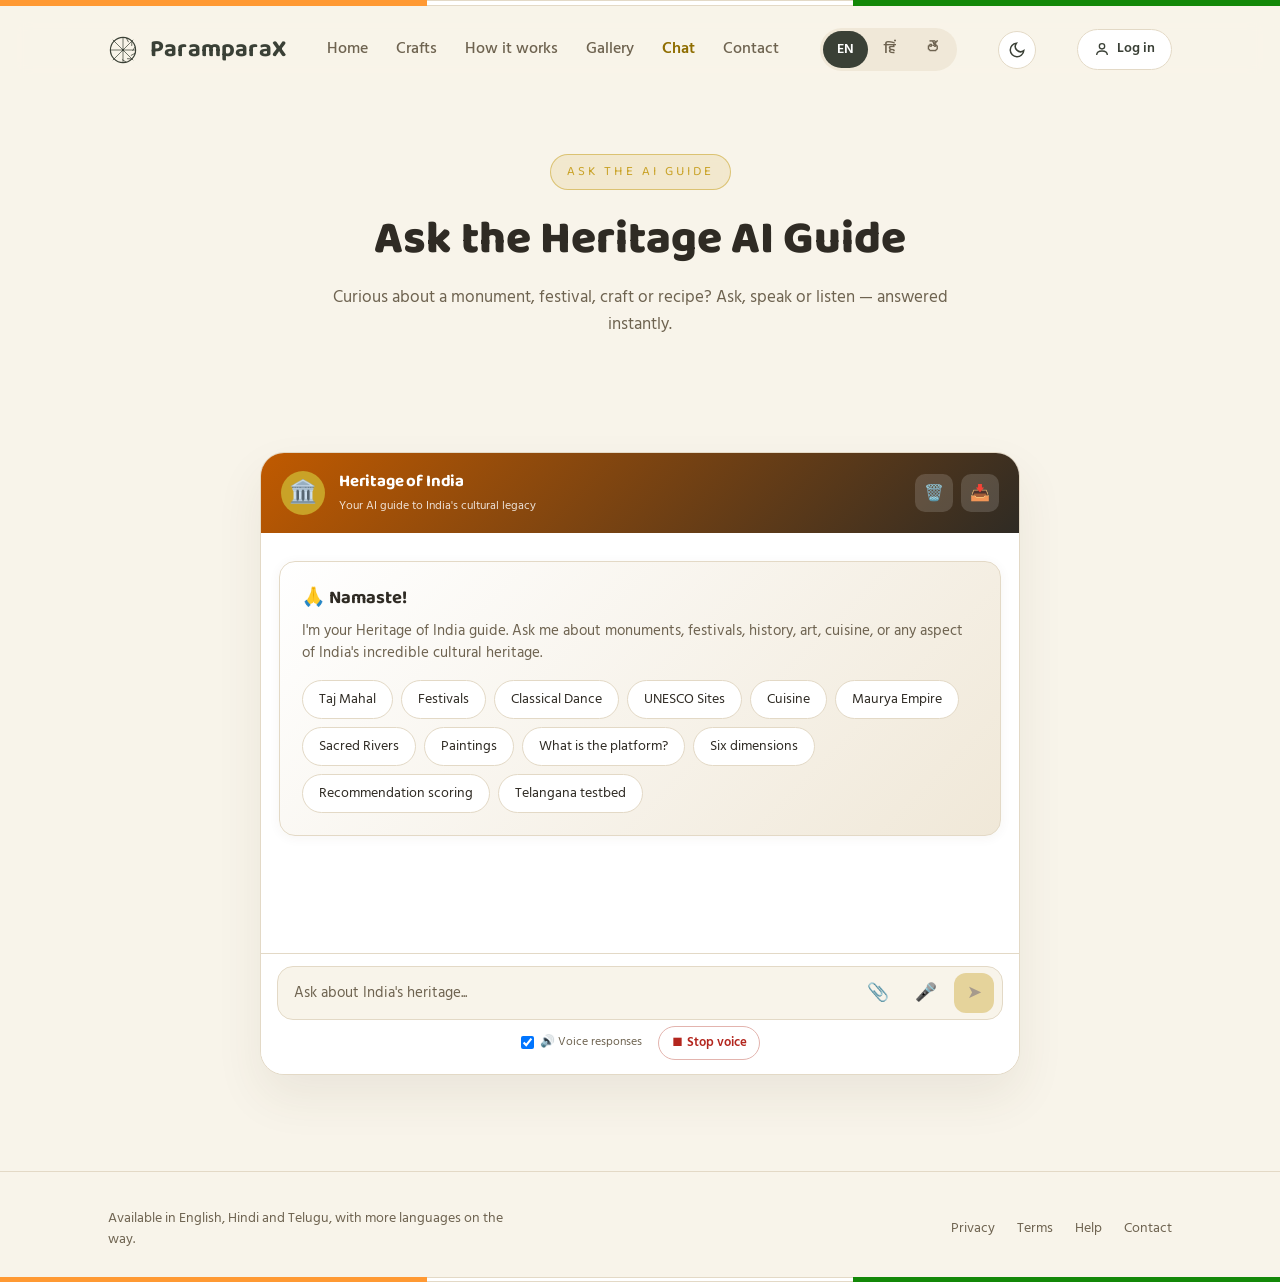
<file: chat.html>
﻿<!DOCTYPE html>
<html lang="en">
<head>
<meta charset="UTF-8">
<meta name="viewport" content="width=device-width, initial-scale=1.0">
<title>ParamparaX — Ask the Heritage AI Guide</title>
<link rel="stylesheet" href="assets/style.css">
<link rel="icon" type="image/svg+xml" href="assets/favicon.svg">
</head>
<body class="lang-en">
<script>(function(){try{var t=localStorage.getItem('virasat_theme');if(t==null&&window.matchMedia&&matchMedia('(prefers-color-scheme:dark)').matches)t='dark';if(t==='dark')document.body.classList.add('dark');}catch(e){}})();</script>

<a class="skip-link" href="#maincontent">Skip to content</a>

<div id="progressBar" aria-hidden="true"></div>

<div class="tricolor"><span class="s1"></span><span class="s2"></span><span class="s3"></span></div>

<header>
  <div class="wrap">
    <div class="brand-block">
      <svg class="icon" width="30" height="30" viewBox="0 0 100 100" aria-hidden="true">
        <circle cx="50" cy="50" r="42" fill="none" stroke="var(--navy)" stroke-width="4"/>
        <circle cx="50" cy="50" r="4" fill="var(--navy)"/>
        <g stroke="var(--navy)" stroke-width="2.4">
          <line x1="50" y1="8" x2="50" y2="92"/><line x1="8" y1="50" x2="92" y2="50"/>
          <line x1="16" y1="16" x2="84" y2="84"/><line x1="84" y1="16" x2="16" y2="84"/>
          <line x1="50" y1="8" x2="61" y2="20" transform="rotate(15 50 50)"/>
          <line x1="50" y1="8" x2="61" y2="20" transform="rotate(45 50 50)"/>
          <line x1="50" y1="8" x2="61" y2="20" transform="rotate(75 50 50)"/>
          <line x1="50" y1="8" x2="61" y2="20" transform="rotate(105 50 50)"/>
          <line x1="50" y1="8" x2="61" y2="20" transform="rotate(135 50 50)"/>
          <line x1="50" y1="8" x2="61" y2="20" transform="rotate(165 50 50)"/>
        </g>
      </svg>
      <span class="brand" data-i18n="brand">ParamparaX</span>
    </div>
    <nav aria-label="Main navigation">
      <a href="index.html" data-i18n="nav_home">Home</a>
      <a href="crafts.html" data-i18n="nav_services">Crafts</a>
      <a href="how.html" data-i18n="nav_how">How it works</a>
      <a href="gallery.html" data-i18n="nav_gallary">Gallery</a>
      <a href="chat.html" class="active" data-i18n="nav_chat">Chat</a>
      <a href="contact.html" data-i18n="nav_contact">Contact</a>
    </nav>
    <div class="lang-switch" role="group" aria-label="Language">
      <button data-lang="en" class="active">EN</button>
      <button data-lang="hi">हिं</button>
      <button data-lang="te">తె</button>
    </div>
    <button type="button" class="icon-btn" id="themeToggle" data-i18n-aria="theme_aria" aria-label="Toggle dark mode">
      <svg id="btnMoon" width="18" height="18" viewBox="0 0 24 24" fill="none" stroke="currentColor" stroke-width="2"><path d="M21 12.8A9 9 0 1 1 11.2 3 7 7 0 0 0 21 12.8z"/></svg>
      <svg id="btnSun" width="18" height="18" viewBox="0 0 24 24" fill="none" stroke="currentColor" stroke-width="2" style="display:none"><circle cx="12" cy="12" r="4"/><path d="M12 2v2M12 20v2M4.9 4.9l1.4 1.4M17.7 17.7l1.4 1.4M2 12h2M20 12h2M4.9 19.1l1.4-1.4M17.7 6.3l1.4-1.4"/></svg>
    </button>
    <a class="nav-auth" id="navAuth" href="login.html">
      <svg class="nav-auth-ico" width="16" height="16" viewBox="0 0 24 24" fill="none" stroke="currentColor" stroke-width="2" aria-hidden="true"><circle cx="12" cy="8" r="4"/><path d="M4 21c0-4 3.6-6 8-6s8 2 8 6"/></svg>
      <span data-i18n="login_nav">Log in</span>
    </a>
  </div>
</header>

<section class="page-head" id="maincontent" tabindex="-1">
  <div class="wrap">
    <span class="hero-eyebrow" data-i18n="pg_eyebrow_chat">Ask the AI guide</span>
    <h1 data-i18n="chat_h2">Ask the Heritage AI Guide</h1>
    <p data-i18n="chat_lead">Curious about a monument, festival, craft or recipe? Ask, speak or listen — answered instantly.</p>
  </div>
</section>

<section class="chatsec" id="chat">
  <div class="wrap">
    <div class="chat-app">
      <div class="chat-head">
        <div class="chat-logo">🏛️</div>
        <div class="chat-head-txt">
          <strong>Heritage of India</strong>
          <span>Your AI guide to India's cultural legacy</span>
        </div>
        <div class="chat-head-actions">
          <button type="button" class="chat-icon-btn" id="clearChatBtn" title="Clear chat" aria-label="Clear chat">🗑️</button>
          <button type="button" class="chat-icon-btn" id="exportBtn" title="Export chat" aria-label="Export chat">📥</button>
        </div>
      </div>
      <div class="chat-messages" id="messages">
        <div class="welcome-card" id="welcomeCard">
          <h2>🙏 Namaste!</h2>
          <p>I'm your Heritage of India guide. Ask me about monuments, festivals, history, art, cuisine, or any aspect of India's incredible cultural heritage.</p>
          <div class="quick-replies" id="quickReplies">
            <button class="chip" data-q="Tell me about the Taj Mahal">Taj Mahal</button>
            <button class="chip" data-q="What are the major festivals of India?">Festivals</button>
            <button class="chip" data-q="Tell me about Indian classical dance">Classical Dance</button>
            <button class="chip" data-q="What are the UNESCO World Heritage Sites in India?">UNESCO Sites</button>
            <button class="chip" data-q="Tell me about Indian cuisine">Cuisine</button>
            <button class="chip" data-q="Tell me about the Maurya Empire">Maurya Empire</button>
            <button class="chip" data-q="What are the sacred rivers of India?">Sacred Rivers</button>
            <button class="chip" data-q="Tell me about Indian paintings">Paintings</button>
            <button class="chip" data-q="What is this platform about?">What is the platform?</button>
            <button class="chip" data-q="What are the six knowledge dimensions?">Six dimensions</button>
            <button class="chip" data-q="How are recommendations scored?">Recommendation scoring</button>
            <button class="chip" data-q="What is the Telangana Kakatiya testbed?">Telangana testbed</button>
          </div>
        </div>
        <div class="typing-indicator" id="typingIndicator">
          <div class="typing-dots"><span></span><span></span><span></span></div>
        </div>
      </div>
      <div class="input-area">
        <div class="input-row">
          <textarea id="userInput" rows="1" aria-label="Ask a question" placeholder="Ask about India's heritage..."></textarea>
          <button type="button" class="input-btn btn-attach" id="attachBtn" title="Attach file" aria-label="Attach file">📎</button>
          <button type="button" class="input-btn btn-mic" id="micBtn" title="Speak" aria-label="Speak">🎤</button>
          <button type="button" class="input-btn btn-send" id="sendBtn" title="Send" aria-label="Send" disabled>➤</button>
        </div>
        <input type="file" id="fileInput" hidden accept=".txt,.md,.csv,.json,.log,.xml,.html,.js,.css,.svg,.pdf,.jpg,.jpeg,.png,.gif,.webp,.doc,.docx">
        <div class="tts-toggle">
          <input type="checkbox" id="ttsToggle" checked>
          <label class="tts-label" for="ttsToggle">🔊 Voice responses</label>
          <button type="button" id="stopVoiceBtn" class="btn-stop-voice" title="Stop voice" aria-label="Stop voice" hidden>⏹ Stop voice</button>
        </div>
      </div>
    </div>
  </div>
</section>

<footer id="footer">
  <div class="wrap">
    <p class="foot-note" data-i18n="foot_note">Available in English, Hindi and Telugu, with more languages on the way.</p>
    <div class="foot-links">
      <a href="#" class="foot-link-dummy" data-i18n="foot_privacy">Privacy</a>
      <a href="#" class="foot-link-dummy" data-i18n="foot_terms">Terms</a>
      <a href="#" class="foot-link-dummy" data-i18n="foot_help">Help</a>
      <a href="contact.html" class="foot-link-dummy" data-i18n="foot_contact">Contact</a>
    </div>
  </div>
  <div class="tricolor"><span class="s1"></span><span class="s2"></span><span class="s3"></span></div>
</footer>

<button type="button" id="backTop" data-i18n-aria="backtop_aria" aria-label="Back to top">
  <svg width="20" height="20" viewBox="0 0 24 24" fill="none" stroke="currentColor" stroke-width="2.4"><path d="M12 19V5M5 12l7-7 7 7"/></svg>
</button>
<div id="toastMsg" role="status" aria-live="polite"></div>

<div class="modal" id="signupModal" role="dialog" aria-modal="true" aria-labelledby="signupTitle">
  <div class="modal-box">
    <button class="modal-close" data-close aria-label="Close">&times;</button>
    <h3 id="signupTitle" data-i18n="signup_title">Join the heritage community</h3>
    <p class="modal-sub" data-i18n="signup_sub">Sign up with your mobile number and state — free in under two minutes.</p>
    <div class="form-success" role="status" data-i18n="signup_success">Welcome aboard! A verification SMS has been sent to your number.</div>
    <div class="form-error" role="alert" data-i18n="signup_error">Enter a valid 10-digit mobile number.</div>
    <form id="signupForm" novalidate>
      <div class="form-field">
        <input type="tel" id="signupPhone" maxlength="10" inputmode="numeric" autocomplete="tel"
               data-i18n-placeholder="signup_ph" data-i18n-aria="signup_aria" placeholder="Enter 10-digit mobile number">
      </div>
      <div class="form-field">
        <select id="signupState" data-i18n-aria="signup_state">
          <option value="" data-i18n="signup_state">Select your state</option>
        </select>
      </div>
      <button type="submit" class="btn" data-i18n="signup_btn">Join</button>
    </form>
  </div>
</div>

<script src="assets/app.js"></script>
</body>
</html>
</file>
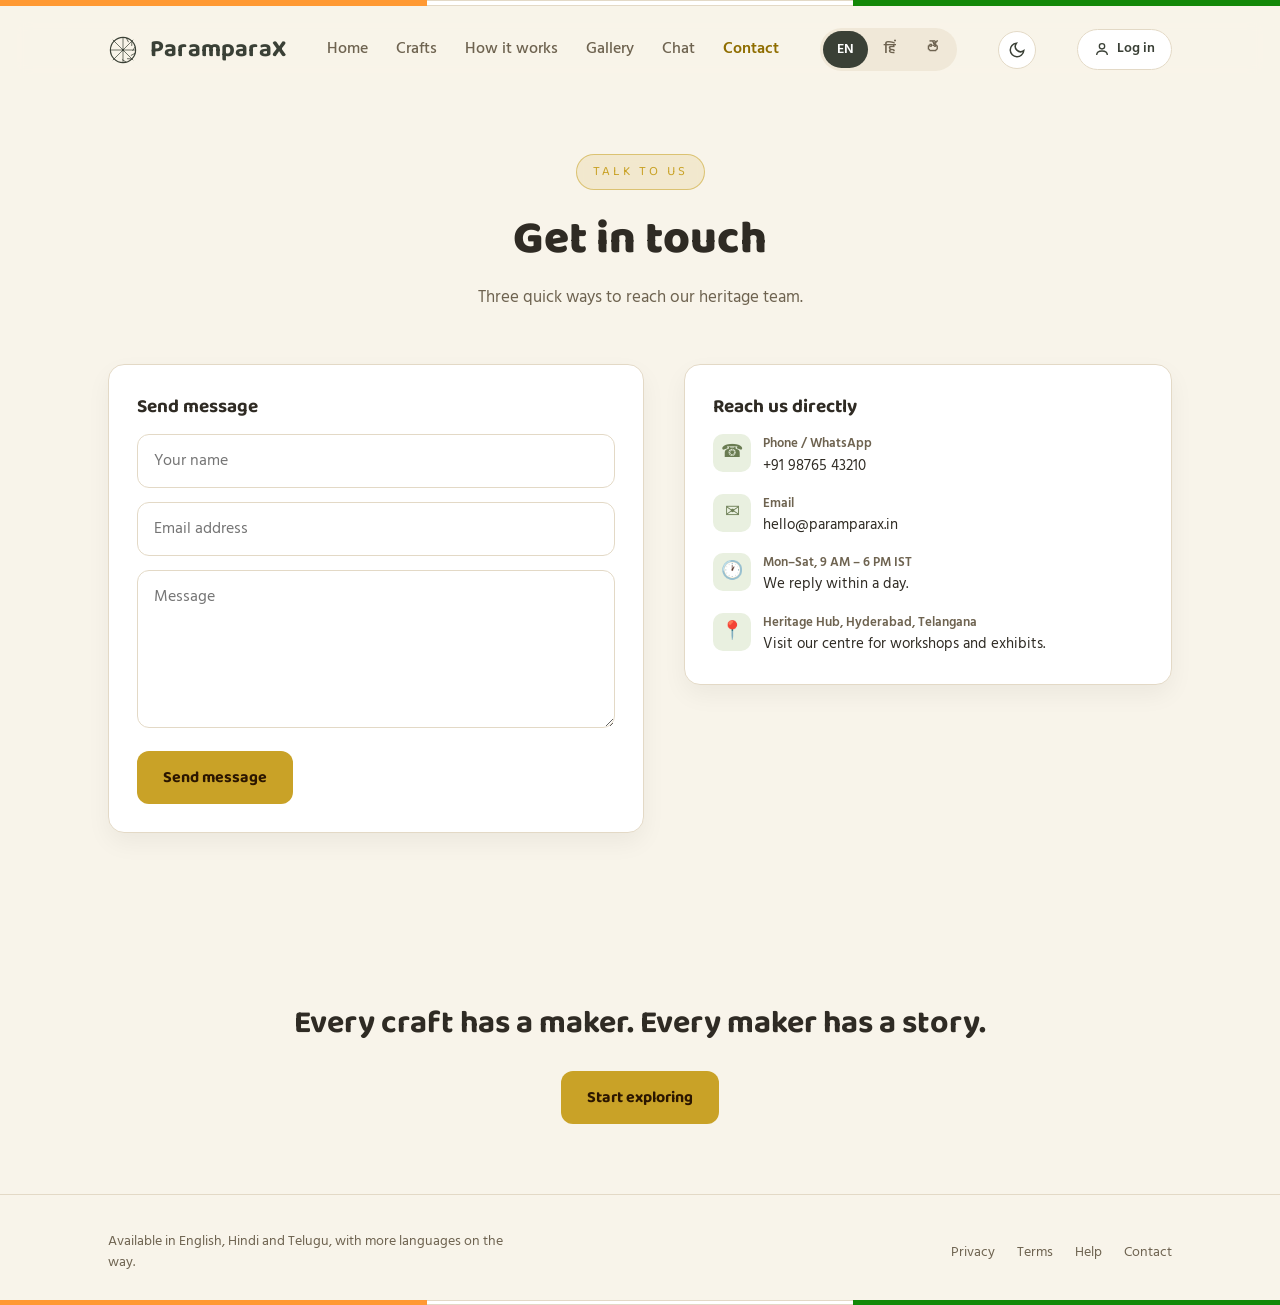
<file: contact.html>
﻿<!DOCTYPE html>
<html lang="en">
<head>
<meta charset="UTF-8">
<meta name="viewport" content="width=device-width, initial-scale=1.0">
<title>ParamparaX — Contact us</title>
<link rel="stylesheet" href="assets/style.css">
<link rel="icon" type="image/svg+xml" href="assets/favicon.svg">
</head>
<body class="lang-en">
<script>(function(){try{var t=localStorage.getItem('virasat_theme');if(t==null&&window.matchMedia&&matchMedia('(prefers-color-scheme:dark)').matches)t='dark';if(t==='dark')document.body.classList.add('dark');}catch(e){}})();</script>

<a class="skip-link" href="#maincontent">Skip to content</a>

<div id="progressBar" aria-hidden="true"></div>

<div class="tricolor"><span class="s1"></span><span class="s2"></span><span class="s3"></span></div>

<header>
  <div class="wrap">
    <div class="brand-block">
      <svg class="icon" width="30" height="30" viewBox="0 0 100 100" aria-hidden="true">
        <circle cx="50" cy="50" r="42" fill="none" stroke="var(--navy)" stroke-width="4"/>
        <circle cx="50" cy="50" r="4" fill="var(--navy)"/>
        <g stroke="var(--navy)" stroke-width="2.4">
          <line x1="50" y1="8" x2="50" y2="92"/><line x1="8" y1="50" x2="92" y2="50"/>
          <line x1="16" y1="16" x2="84" y2="84"/><line x1="84" y1="16" x2="16" y2="84"/>
          <line x1="50" y1="8" x2="61" y2="20" transform="rotate(15 50 50)"/>
          <line x1="50" y1="8" x2="61" y2="20" transform="rotate(45 50 50)"/>
          <line x1="50" y1="8" x2="61" y2="20" transform="rotate(75 50 50)"/>
          <line x1="50" y1="8" x2="61" y2="20" transform="rotate(105 50 50)"/>
          <line x1="50" y1="8" x2="61" y2="20" transform="rotate(135 50 50)"/>
          <line x1="50" y1="8" x2="61" y2="20" transform="rotate(165 50 50)"/>
        </g>
      </svg>
      <span class="brand" data-i18n="brand">ParamparaX</span>
    </div>
    <nav aria-label="Main navigation">
      <a href="index.html" data-i18n="nav_home">Home</a>
      <a href="crafts.html" data-i18n="nav_services">Crafts</a>
      <a href="how.html" data-i18n="nav_how">How it works</a>
      <a href="gallery.html" data-i18n="nav_gallary">Gallery</a>
      <a href="chat.html" data-i18n="nav_chat">Chat</a>
      <a href="contact.html" class="active" data-i18n="nav_contact">Contact</a>
    </nav>
    <div class="lang-switch" role="group" aria-label="Language">
      <button data-lang="en" class="active">EN</button>
      <button data-lang="hi">हिं</button>
      <button data-lang="te">తె</button>
    </div>
    <button type="button" class="icon-btn" id="themeToggle" data-i18n-aria="theme_aria" aria-label="Toggle dark mode">
      <svg id="btnMoon" width="18" height="18" viewBox="0 0 24 24" fill="none" stroke="currentColor" stroke-width="2"><path d="M21 12.8A9 9 0 1 1 11.2 3 7 7 0 0 0 21 12.8z"/></svg>
      <svg id="btnSun" width="18" height="18" viewBox="0 0 24 24" fill="none" stroke="currentColor" stroke-width="2" style="display:none"><circle cx="12" cy="12" r="4"/><path d="M12 2v2M12 20v2M4.9 4.9l1.4 1.4M17.7 17.7l1.4 1.4M2 12h2M20 12h2M4.9 19.1l1.4-1.4M17.7 6.3l1.4-1.4"/></svg>
    </button>
    <a class="nav-auth" id="navAuth" href="login.html">
      <svg class="nav-auth-ico" width="16" height="16" viewBox="0 0 24 24" fill="none" stroke="currentColor" stroke-width="2" aria-hidden="true"><circle cx="12" cy="8" r="4"/><path d="M4 21c0-4 3.6-6 8-6s8 2 8 6"/></svg>
      <span data-i18n="login_nav">Log in</span>
    </a>
  </div>
</header>

<section class="page-head" id="maincontent" tabindex="-1">
  <div class="wrap">
    <span class="hero-eyebrow" data-i18n="pg_eyebrow_cont">Talk to us</span>
    <h1 data-i18n="contact_h2">Get in touch</h1>
    <p data-i18n="contact_sub">Three quick ways to reach our heritage team.</p>
  </div>
</section>

<section class="contact" id="contact">
  <div class="wrap">
    <div class="contact-grid">
      <div class="contact-card">
        <h3 data-i18n="contact_send">Send message</h3>
        <div class="form-sent" id="contactSent" role="status" aria-live="polite" data-i18n="contact_sent">Thanks! We recorded your message.</div>
        <form id="contactForm" novalidate>
          <div class="form-field">
            <input type="text" id="contactName" data-i18n-placeholder="contact_name" data-i18n-aria="contact_name" placeholder="Your name" required>
          </div>
          <div class="form-field">
            <input type="email" id="contactEmail" data-i18n-placeholder="contact_email" data-i18n-aria="contact_email" placeholder="Email address" required>
          </div>
          <div class="form-field">
            <textarea id="contactMsg" rows="5" data-i18n-placeholder="contact_msg" data-i18n-aria="contact_msg" placeholder="Message" required></textarea>
          </div>
          <button type="submit" class="btn" data-i18n="contact_send">Send message</button>
        </form>
      </div>
      <div class="contact-card">
        <h3 data-i18n="contact_direct">Reach us directly</h3>
        <ul class="contact-info">
          <li><span class="ci-ico" aria-hidden="true">&#9742;</span><span><strong data-i18n="contact_ph">Phone / WhatsApp</strong>+91 98765 43210</span></li>
          <li><span class="ci-ico" aria-hidden="true">&#9993;</span><span><strong data-i18n="contact_em">Email</strong>hello@paramparax.in</span></li>
          <li><span class="ci-ico" aria-hidden="true">&#128336;</span><span><strong data-i18n="contact_hours">Mon&#8211;Sat, 9 AM &#8211; 6 PM IST</strong>We reply within a day.</span></li>
          <li><span class="ci-ico" aria-hidden="true">&#128205;</span><span><strong data-i18n="contact_addr">Heritage Hub, Hyderabad, Telangana</strong>Visit our centre for workshops and exhibits.</span></li>
        </ul>
      </div>
    </div>
  </div>
</section>

<section class="cta">
  <div class="wrap">
    <h2 data-i18n="cta_h2">Every craft has a maker. Every maker has a story.</h2>
    <button class="btn" data-i18n="cta_btn">Start exploring</button>
</div>
</section>

<footer id="footer">
  <div class="wrap">
    <p class="foot-note" data-i18n="foot_note">Available in English, Hindi and Telugu, with more languages on the way.</p>
    <div class="foot-links">
      <a href="#" class="foot-link-dummy" data-i18n="foot_privacy">Privacy</a>
      <a href="#" class="foot-link-dummy" data-i18n="foot_terms">Terms</a>
      <a href="#" class="foot-link-dummy" data-i18n="foot_help">Help</a>
      <a href="contact.html" class="foot-link-dummy" data-i18n="foot_contact">Contact</a>
    </div>
  </div>
  <div class="tricolor"><span class="s1"></span><span class="s2"></span><span class="s3"></span></div>
</footer>

<button type="button" id="backTop" data-i18n-aria="backtop_aria" aria-label="Back to top">
  <svg width="20" height="20" viewBox="0 0 24 24" fill="none" stroke="currentColor" stroke-width="2.4"><path d="M12 19V5M5 12l7-7 7 7"/></svg>
</button>
<div id="toastMsg" role="status" aria-live="polite"></div>

<div class="modal" id="signupModal" role="dialog" aria-modal="true" aria-labelledby="signupTitle">
  <div class="modal-box">
    <button class="modal-close" data-close aria-label="Close">&times;</button>
    <h3 id="signupTitle" data-i18n="signup_title">Join the heritage community</h3>
    <p class="modal-sub" data-i18n="signup_sub">Sign up with your mobile number and state — free in under two minutes.</p>
    <div class="form-success" role="status" data-i18n="signup_success">Welcome aboard! A verification SMS has been sent to your number.</div>
    <div class="form-error" role="alert" data-i18n="signup_error">Enter a valid 10-digit mobile number.</div>
    <form id="signupForm" novalidate>
      <div class="form-field">
        <input type="tel" id="signupPhone" maxlength="10" inputmode="numeric" autocomplete="tel"
               data-i18n-placeholder="signup_ph" data-i18n-aria="signup_aria" placeholder="Enter 10-digit mobile number">
      </div>
      <div class="form-field">
        <select id="signupState" data-i18n-aria="signup_state">
          <option value="" data-i18n="signup_state">Select your state</option>
        </select>
      </div>
      <button type="submit" class="btn" data-i18n="signup_btn">Join</button>
    </form>
  </div>
</div>

<script src="assets/app.js"></script>
</body>
</html>
</file>
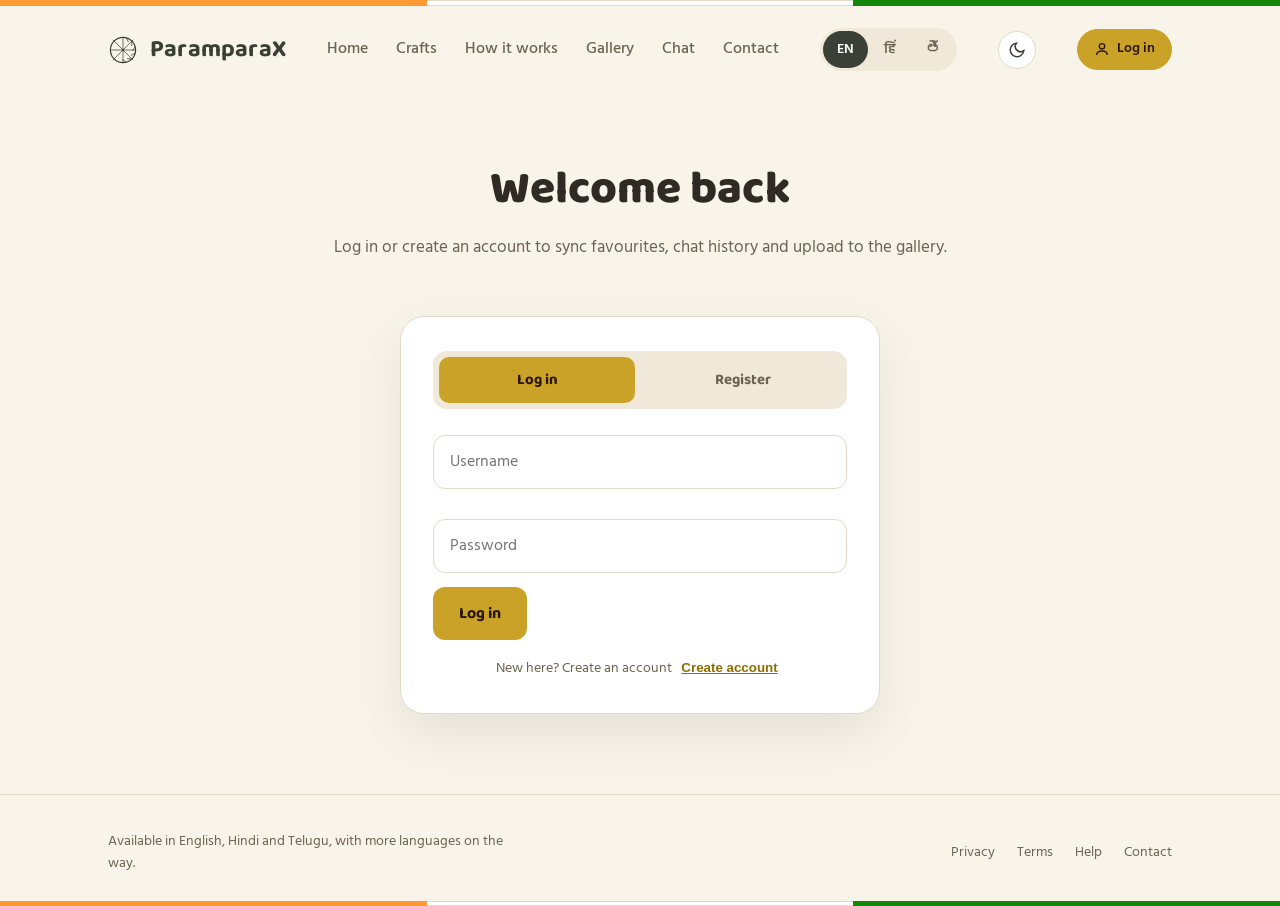
<file: login.html>
﻿<!DOCTYPE html>
<html lang="en">
<head>
<meta charset="UTF-8">
<meta name="viewport" content="width=device-width, initial-scale=1.0">
<title>ParamparaX — Log in</title>
<link rel="stylesheet" href="assets/style.css">
<link rel="icon" type="image/svg+xml" href="assets/favicon.svg">
</head>
<body class="lang-en">
<script>(function(){try{var t=localStorage.getItem('virasat_theme');if(t==null&&window.matchMedia&&matchMedia('(prefers-color-scheme:dark)').matches)t='dark';if(t==='dark')document.body.classList.add('dark');}catch(e){}})();</script>

<a class="skip-link" href="#maincontent">Skip to content</a>

<div id="progressBar" aria-hidden="true"></div>

<div class="tricolor"><span class="s1"></span><span class="s2"></span><span class="s3"></span></div>

<header>
  <div class="wrap">
    <div class="brand-block">
      <svg class="icon" width="30" height="30" viewBox="0 0 100 100" aria-hidden="true">
        <circle cx="50" cy="50" r="42" fill="none" stroke="var(--navy)" stroke-width="4"/>
        <circle cx="50" cy="50" r="4" fill="var(--navy)"/>
        <g stroke="var(--navy)" stroke-width="2.4">
          <line x1="50" y1="8" x2="50" y2="92"/><line x1="8" y1="50" x2="92" y2="50"/>
          <line x1="16" y1="16" x2="84" y2="84"/><line x1="84" y1="16" x2="16" y2="84"/>
          <line x1="50" y1="8" x2="61" y2="20" transform="rotate(15 50 50)"/>
          <line x1="50" y1="8" x2="61" y2="20" transform="rotate(45 50 50)"/>
          <line x1="50" y1="8" x2="61" y2="20" transform="rotate(75 50 50)"/>
          <line x1="50" y1="8" x2="61" y2="20" transform="rotate(105 50 50)"/>
          <line x1="50" y1="8" x2="61" y2="20" transform="rotate(135 50 50)"/>
          <line x1="50" y1="8" x2="61" y2="20" transform="rotate(165 50 50)"/>
        </g>
      </svg>
      <span class="brand" data-i18n="brand">ParamparaX</span>
    </div>
    <nav aria-label="Main navigation">
      <a href="index.html" data-i18n="nav_home">Home</a>
      <a href="crafts.html" data-i18n="nav_services">Crafts</a>
      <a href="how.html" data-i18n="nav_how">How it works</a>
      <a href="gallery.html" data-i18n="nav_gallary">Gallery</a>
      <a href="chat.html" data-i18n="nav_chat">Chat</a>
      <a href="contact.html" data-i18n="nav_contact">Contact</a>
    </nav>
    <div class="lang-switch" role="group" aria-label="Language">
      <button data-lang="en" class="active">EN</button>
      <button data-lang="hi">हिं</button>
      <button data-lang="te">తె</button>
    </div>
    <button type="button" class="icon-btn" id="themeToggle" data-i18n-aria="theme_aria" aria-label="Toggle dark mode">
      <svg id="btnMoon" width="18" height="18" viewBox="0 0 24 24" fill="none" stroke="currentColor" stroke-width="2"><path d="M21 12.8A9 9 0 1 1 11.2 3 7 7 0 0 0 21 12.8z"/></svg>
      <svg id="btnSun" width="18" height="18" viewBox="0 0 24 24" fill="none" stroke="currentColor" stroke-width="2" style="display:none"><circle cx="12" cy="12" r="4"/><path d="M12 2v2M12 20v2M4.9 4.9l1.4 1.4M17.7 17.7l1.4 1.4M2 12h2M20 12h2M4.9 19.1l1.4-1.4M17.7 6.3l1.4-1.4"/></svg>
    </button>
    <a class="nav-auth active" id="navAuth" href="login.html">
      <svg class="nav-auth-ico" width="16" height="16" viewBox="0 0 24 24" fill="none" stroke="currentColor" stroke-width="2" aria-hidden="true"><circle cx="12" cy="8" r="4"/><path d="M4 21c0-4 3.6-6 8-6s8 2 8 6"/></svg>
      <span data-i18n="login_nav">Log in</span>
    </a>
  </div>
</header>

<section class="page-head" id="maincontent" tabindex="-1">
  <div class="wrap">
    <h1 data-i18n="login_h2">Welcome back</h1>
    <p data-i18n="login_sub">Log in or create an account to sync favourites, chat history and upload to the gallery.</p>
  </div>
</section>

<section class="authsec" id="auth">
  <div class="wrap">
    <div class="auth-card">
      <div class="auth-tabs" role="tablist" aria-label="Auth mode">
        <button type="button" class="auth-tab active" role="tab" aria-selected="true" id="tabLogin" data-auth-tab="login" data-i18n="auth_login_tab">Log in</button>
        <button type="button" class="auth-tab" role="tab" aria-selected="false" id="tabRegister" data-auth-tab="register" data-i18n="auth_register_tab">Register</button>
      </div>
      <div class="auth-status" id="authStatus" role="status" aria-live="polite"></div>
      <form id="authForm" novalidate>
        <div class="auth-fields">
          <div class="form-field">
            <input type="text" id="authUsername" autocomplete="username" maxlength="24"
                   data-i18n-placeholder="auth_username" data-i18n-aria="auth_username" placeholder="Username" required>
          </div>
          <div class="form-field">
            <input type="password" id="authPassword" autocomplete="current-password" minlength="6"
                   data-i18n-placeholder="auth_password" data-i18n-aria="auth_password" placeholder="Password" required>
          </div>
          <div class="form-field" id="confirmField" hidden>
            <input type="password" id="authConfirm" autocomplete="new-password" minlength="6"
                   data-i18n-placeholder="auth_confirm" data-i18n-aria="auth_confirm" placeholder="Confirm password">
          </div>
          <div class="form-field" id="stateField" hidden>
            <select id="authState" data-i18n-aria="auth_optional">
              <option value="" data-i18n="auth_optional">State (optional)</option>
            </select>
          </div>
        </div>
        <button type="submit" class="btn" id="authSubmit" data-i18n="auth_login_btn">Log in</button>
      </form>
      <p class="auth-switch">
        <span id="authSwitchTxt" data-i18n="auth_switch_register">New here? Create an account</span>
        <button type="button" id="authSwitchBtn" data-i18n="auth_register_btn">Create account</button>
      </p>
    </div>
  </div>
</section>

<footer id="footer">
  <div class="wrap">
    <p class="foot-note" data-i18n="foot_note">Available in English, Hindi and Telugu, with more languages on the way.</p>
    <div class="foot-links">
      <a href="#" class="foot-link-dummy" data-i18n="foot_privacy">Privacy</a>
      <a href="#" class="foot-link-dummy" data-i18n="foot_terms">Terms</a>
      <a href="#" class="foot-link-dummy" data-i18n="foot_help">Help</a>
      <a href="contact.html" class="foot-link-dummy" data-i18n="foot_contact">Contact</a>
    </div>
  </div>
  <div class="tricolor"><span class="s1"></span><span class="s2"></span><span class="s3"></span></div>
</footer>

<button type="button" id="backTop" data-i18n-aria="backtop_aria" aria-label="Back to top">
  <svg width="20" height="20" viewBox="0 0 24 24" fill="none" stroke="currentColor" stroke-width="2.4"><path d="M12 19V5M5 12l7-7 7 7"/></svg>
</button>
<div id="toastMsg" role="status" aria-live="polite"></div>

<div class="modal" id="signupModal" role="dialog" aria-modal="true" aria-labelledby="signupTitle">
  <div class="modal-box">
    <button class="modal-close" data-close aria-label="Close">&times;</button>
    <h3 id="signupTitle" data-i18n="signup_title">Join the heritage community</h3>
    <p class="modal-sub" data-i18n="signup_sub">Sign up with your mobile number and state — free in under two minutes.</p>
    <div class="form-success" role="status" data-i18n="signup_success">Welcome aboard! A verification SMS has been sent to your number.</div>
    <div class="form-error" role="alert" data-i18n="signup_error">Enter a valid 10-digit mobile number.</div>
    <form id="signupForm" novalidate>
      <div class="form-field">
        <input type="tel" id="signupPhone" maxlength="10" inputmode="numeric" autocomplete="tel"
               data-i18n-placeholder="signup_ph" data-i18n-aria="signup_aria" placeholder="Enter 10-digit mobile number">
      </div>
      <div class="form-field">
        <select id="signupState" data-i18n-aria="signup_state">
          <option value="" data-i18n="signup_state">Select your state</option>
        </select>
      </div>
      <button type="submit" class="btn" data-i18n="signup_btn">Join</button>
    </form>
  </div>
</div>

<script src="assets/app.js"></script>
</body>
</html>
</file>
<file: assets/style.css>
﻿@import url('https://fonts.googleapis.com/css2?family=Baloo+2:wght@500;600;700;800&family=Baloo+Tammudu+2:wght@500;600;700&family=Hind:wght@400;500;600;700&family=Noto+Sans+Telugu:wght@400;500;600;700&display=swap');

:root{
  --saffron:#C9A227;
  --saffron-deep:#A8851C;
  --saffron-text:#8F6D00;
  --tricolor-saffron:#FF9933;
  --flag-green:#138808;
  --tricolor-green:#138808;
  --green:#6A7C52;
  --navy:#3A4036;
  --ink:#2F2B24;
  --ink-soft:#6E6350;
  --bg:#F8F4EA;
  --card:#FFFFFF;
  --sand:#F0E8D8;
  --mint:#E9F0E0;
  --line:#E3D9C6;
  --font-head:'Baloo 2', sans-serif;
  --font-body:'Hind', sans-serif;
}
body.lang-te{
  --font-head:'Baloo Tammudu 2', sans-serif;
  --font-body:'Noto Sans Telugu', sans-serif;
}
*{box-sizing:border-box; margin:0; padding:0;}
html{scroll-behavior:smooth;}
body{
  background:var(--bg);
  color:var(--ink);
  font-family:var(--font-body);
  line-height:1.55;
  -webkit-font-smoothing:antialiased;
  color-scheme:light;
}
h1,h2,h3,.brand,.btn,.stat-num,.step-title{font-family:var(--font-head);}
a{color:inherit;}
img,svg{display:block;}
.wrap{max-width:1120px; margin:0 auto; padding:0 28px;}

/* tricolor top strip */
.tricolor{height:6px; display:flex; width:100%;}
.tricolor span{flex:1;}
.tricolor .s1{background:var(--tricolor-saffron);}
.tricolor .s2{background:#fff; border-top:1px solid var(--line); border-bottom:1px solid var(--line);}
.tricolor .s3{background:var(--tricolor-green);}

/* header */
header{padding:22px 0 18px; border-bottom:1px solid var(--line);}
header .wrap{display:flex; align-items:center; justify-content:space-between; gap:20px; flex-wrap:wrap;}
.brand-block{display:flex; align-items:center; gap:12px;}
.brand{font-size:24px; font-weight:700; color:var(--navy); letter-spacing:.2px;}
nav{display:flex; gap:28px; flex-wrap:wrap;}
nav a{font-size:16px; font-weight:500; color:var(--ink-soft); text-decoration:none; transition:color .15s ease;}
nav a:hover{color:var(--saffron-text);}
  nav a.active{color:var(--saffron-text); font-weight:600;}
.nav-auth{display:inline-flex; align-items:center; gap:7px; padding:9px 16px; border:1px solid var(--line); border-radius:999px; background:var(--card); color:var(--navy); font-size:13.5px; font-weight:600; text-decoration:none; transition:background .15s ease, color .15s ease, border-color .15s ease;}
.nav-auth:hover{background:var(--sand); color:var(--saffron-text); border-color:var(--saffron);}
.nav-auth.active{background:var(--saffron); color:#2b1600; border-color:var(--saffron);}
.nav-auth-ico{flex:0 0 auto;}
.lang-switch{display:flex; gap:2px; background:var(--sand); border-radius:999px; padding:3px;}
.lang-switch button{
  border:none; background:transparent; padding:7px 14px; border-radius:999px;
  font-family:var(--font-body); font-size:14px; font-weight:600; color:var(--ink-soft);
  cursor:pointer; transition:background .15s ease, color .15s ease;
}
.lang-switch button.active{background:var(--navy); color:#fff;}
.lang-switch button:not(.active):hover{color:var(--ink);}

/* hero (museum showcase) */
.hero{position:relative; padding:0; text-align:center; overflow:hidden; min-height:92vh; display:flex; align-items:center; color:#F7F0E2;}
.hero-bg{position:absolute; inset:0; z-index:0;}
.hero-bg img{width:100%; height:100%; object-fit:cover; animation:heroPan 18s ease-in-out infinite alternate;}
@keyframes heroPan{from{transform:scale(1) translate(0,0);} to{transform:scale(1.08) translate(-1.5%, -1.5%);}}
.hero-ovl{position:absolute; inset:0; z-index:1; background:linear-gradient(180deg, rgba(23,19,12,.55) 0%, rgba(23,19,12,.38) 45%, var(--bg) 100%);}
.hero-inner{position:relative; z-index:2; max-width:840px; margin:0 auto; padding:120px 28px 150px; animation:riseIn .7s ease both;}
@keyframes riseIn{from{opacity:0; transform:translateY(14px);} to{opacity:1; transform:translateY(0);}}
.hero-eyebrow{display:inline-block; font-family:var(--font-head); font-size:13px; letter-spacing:3px; text-transform:uppercase; color:var(--saffron); border:1px solid rgba(201,162,39,.55); background:rgba(201,162,39,.14); padding:7px 16px; border-radius:999px; margin-bottom:22px; backdrop-filter:blur(4px);}
.hero h1{font-size:clamp(34px,5.4vw,58px); font-weight:800; color:#FFFDF6; line-height:1.12; margin-bottom:18px; text-shadow:0 3px 22px rgba(0,0,0,.4);}
.hero p.sub{font-size:18px; color:rgba(247,240,226,.92); margin-bottom:30px; max-width:600px; margin-left:auto; margin-right:auto; text-shadow:0 1px 12px rgba(0,0,0,.35);}
.hero .search-row{max-width:560px; margin-bottom:12px;}
.hero .search-row input{flex:1 1 200px;}
.hero .search-row .btn{flex:0 0 auto;}
.hero .search-row input{background:rgba(255,255,255,.92); border-color:transparent; box-shadow:0 10px 30px rgba(0,0,0,.22);}
.hero .search-row input:focus{outline-color:var(--saffron); border-color:var(--saffron);}
.btn-gold{background:linear-gradient(135deg, #D9B64E, var(--saffron-deep)); color:#241c06;}
.btn-ghost{background:rgba(255,255,255,.12); color:#FFFDF6; border:1px solid rgba(255,255,255,.55); backdrop-filter:blur(6px);}
.btn-ghost:hover{background:rgba(255,255,255,.24);}
.hero-cta{display:flex; gap:12px; justify-content:center; flex-wrap:wrap; margin-bottom:34px;}
.glass-panel{background:rgba(255,255,255,.14); border:1px solid rgba(255,255,255,.32); border-radius:20px; backdrop-filter:blur(14px) saturate(1.3); -webkit-backdrop-filter:blur(14px) saturate(1.3); box-shadow:0 18px 50px rgba(0,0,0,.18);}
body.dark .glass-panel{background:rgba(20,17,12,.42); border-color:rgba(255,255,255,.18);}
.scroll-hint{position:absolute; left:50%; bottom:24px; transform:translateX(-50%); z-index:2; color:rgba(247,240,226,.9); text-align:center; font-size:12.5px; letter-spacing:1.5px; text-transform:uppercase; text-decoration:none; animation:hintBob 2.2s ease-in-out infinite;}
.scroll-hint .mouse{width:24px; height:38px; border:1.5px solid rgba(255,255,255,.8); border-radius:14px; margin:0 auto 8px; position:relative;}
.scroll-hint .mouse::after{content:""; position:absolute; left:50%; top:7px; width:3px; height:7px; margin-left:-1.5px; border-radius:2px; background:var(--saffron); animation:wheelDot 1.6s ease-in-out infinite;}
@keyframes wheelDot{0%{opacity:1; transform:translateY(0);} 100%{opacity:0; transform:translateY(12px);}}
@keyframes hintBob{0%,100%{transform:translate(-50%,0);} 50%{transform:translate(-50%,6px);}}
@media (max-width:820px){
  .hero{min-height:82vh;}
  .hero-inner{padding:96px 20px 136px;}
}
@media (max-width:560px){ .hero-inner{padding:88px 18px 120px;} }

/* six worlds slideshows */
.worlds{padding:80px 0 90px; background:var(--mint);}
.cat-chips{display:flex; flex-wrap:wrap; gap:10px; justify-content:center; margin-bottom:42px;}
.cat-chips .chip{border:1px solid var(--line); background:var(--card); color:var(--ink-soft); border-radius:999px; padding:9px 18px; font-family:var(--font-body); font-size:14px; font-weight:600; cursor:pointer; transition:all .18s ease;}
.cat-chips .chip:hover{color:var(--saffron-text); border-color:var(--saffron); transform:translateY(-1px);}
.cat-chips .chip.active{background:var(--saffron); color:#241c06; border-color:var(--saffron); box-shadow:0 6px 16px rgba(201,162,39,.35);}
.worlds-grid{display:grid; grid-template-columns:repeat(2,1fr); gap:34px;}
@media (max-width:760px){ .worlds-grid{grid-template-columns:1fr;} }
.world h3.world-title{font-size:21px; font-weight:700; color:var(--ink); margin-bottom:4px; position:relative; padding-left:18px;}
.world h3.world-title::before{content:""; position:absolute; left:0; top:8px; width:9px; height:16px; border-radius:3px; background:linear-gradient(180deg, var(--saffron), var(--green));}
.world .slider{position:relative; border-radius:18px; overflow:hidden; margin-top:14px; background:var(--card); border:1px solid var(--line); box-shadow:0 18px 40px rgba(74,63,42,.14);}
.slider-window{position:relative; aspect-ratio:16/9; overflow:hidden;}
.slider-track{position:relative; width:100%; height:100%; touch-action:pan-y;}
.slider-track .slide{position:absolute; inset:0; opacity:0; visibility:hidden; transition:opacity .55s ease, visibility .55s ease;}
.slider-track .slide.active{opacity:1; visibility:visible;}
.slider-track .slide img{width:100%; height:100%; object-fit:cover;}
.slider-track .slide .slide-cap{position:absolute; left:0; right:0; bottom:0; padding:44px 18px 14px; font-size:14.5px; color:#FFF; background:linear-gradient(transparent, rgba(23,19,12,.8));}
.slider-nav{position:absolute; top:50%; transform:translateY(-50%); width:40px; height:40px; border:none; border-radius:50%; background:transparent; color:#FFF; font-size:20px; line-height:1; text-shadow:0 1px 4px rgba(0,0,0,.4); cursor:pointer; display:grid; place-items:center; z-index:5; transition:background .18s ease, transform .18s ease;}
.slider-nav:hover{background:rgba(255,255,255,.18); transform:translateY(-50%) scale(1.08);}
.slider-nav.prev{left:12px;} .slider-nav.next{right:12px;}
.slider-dots{display:flex; justify-content:center; gap:7px; padding:12px 0 13px;}
.slider-dots button{width:9px; height:9px; border-radius:50%; border:none; background:var(--line); cursor:pointer; padding:0; transition:all .2s ease;}
.slider-dots button.active{background:var(--saffron); width:24px; border-radius:999px;}
body.dark .slider-dots button{background:var(--line);}
.search-row{display:flex; gap:10px; max-width:520px; margin:0 auto; flex-wrap:wrap; justify-content:center;}
.search-row input{
  flex:1; min-width:220px; padding:14px 18px; border-radius:12px; border:1.5px solid var(--line);
  font-family:var(--font-body); font-size:16px; background:var(--card); color:var(--ink);
}
.search-row input:focus{outline:2px solid var(--saffron); outline-offset:1px; border-color:var(--saffron);}
.btn{
  border:none; cursor:pointer; font-weight:700; border-radius:12px; padding:14px 26px;
  font-size:16px; background:var(--saffron); color:#2b1600; transition:background .15s ease, transform .1s ease;
}
.btn:hover{background:var(--saffron-deep);}
.btn:active{transform:scale(.98);}
.btn:focus-visible{outline:2px solid var(--navy); outline-offset:2px;}

/* stats */
.stats{border-top:1px solid var(--line); border-bottom:1px solid var(--line); background:var(--sand);}
.stats .wrap{display:grid; grid-template-columns:repeat(4,1fr); gap:24px; padding:36px 28px;}
.stat-num{font-size:30px; font-weight:800; color:var(--navy);}
.stat-label{font-size:14px; color:var(--ink-soft); margin-top:4px;}

/* services */
.services{padding:80px 0;}
.section-head{text-align:center; max-width:560px; margin:0 auto 48px;}
.section-head h2{font-size:clamp(26px,3.4vw,36px); font-weight:700; color:var(--ink); margin-bottom:10px;}
.section-head p{color:var(--ink-soft); font-size:16px;}
.card-grid{display:grid; grid-template-columns:repeat(3,1fr); gap:22px;}
.card{
  background:var(--card); border:1px solid var(--line); border-radius:14px; padding:0;
  overflow:hidden;
}
.card .card-img{width:100%; height:160px; object-fit:cover; border-bottom:1px solid var(--line); transition:transform .55s cubic-bezier(.22,.61,.36,1), filter .55s ease;}
.card .card-body{padding:26px 26px 24px;}
.card:nth-child(3n+2) .card-img{filter:hue-rotate(20deg) saturate(1.05);}
.card:nth-child(3n) .card-img{filter:hue-rotate(-15deg) saturate(1.1);}
.card .icon{width:38px; height:38px; margin-bottom:16px;}
.card h3{font-size:19px; font-weight:600; color:var(--ink); margin-bottom:8px;}
.card p{font-size:15px; color:var(--ink-soft);}

/* how it works */
.how{background:var(--mint); padding:80px 0;}
.steps{display:grid; grid-template-columns:repeat(3,1fr); gap:32px; counter-reset:step;}
.step{position:relative; padding-left:52px;}
.step::before{
  counter-increment:step; content:counter(step);
  position:absolute; left:0; top:0; width:38px; height:38px; border-radius:50%;
  background:var(--navy); color:var(--bg); font-family:var(--font-head); font-weight:700;
  display:flex; align-items:center; justify-content:center; font-size:17px;
}
.step-title{font-size:18px; font-weight:600; color:var(--ink); margin-bottom:6px;}
.step p{font-size:15px; color:var(--ink-soft);}

/* cta */
.cta{padding:70px 0; text-align:center;}
.cta h2{font-size:clamp(24px,3vw,32px); font-weight:700; margin-bottom:22px; color:var(--ink);}

/* footer */
footer{border-top:1px solid var(--line); padding:36px 0 0;}
footer .wrap{display:flex; justify-content:space-between; align-items:center; flex-wrap:wrap; gap:16px; padding-bottom:26px;}
.foot-note{font-size:14px; color:var(--ink-soft); max-width:420px;}
.foot-links{display:flex; gap:22px; flex-wrap:wrap;}
.foot-links a{font-size:14px; color:var(--ink-soft); text-decoration:none;}
.foot-links a:hover{color:var(--saffron-deep);}
footer .tricolor{height:5px;}

/* interactive */
.card{transition:transform .12s ease, box-shadow .12s ease; cursor:pointer;}
.card:hover{transform:translateY(-3px); box-shadow:0 20px 44px rgba(201,162,39,.20), 0 8px 22px rgba(74,63,42,.10);}
.contact-card{transition:transform .18s ease, box-shadow .18s ease;}
.contact-card:hover{box-shadow:0 22px 46px rgba(201,162,39,.18), 0 10px 26px rgba(74,63,42,.10);}
.tilt-ready{will-change:transform; transform-style:preserve-3d;}
.card:focus-visible{outline:2px solid var(--saffron); outline-offset:2px;}
.card-cta{display:inline-block; margin-top:14px; font-family:var(--font-head); font-weight:700; font-size:14px; color:var(--navy); border-bottom:2px solid var(--saffron);}
.no-results{display:none; grid-column:1/-1; text-align:center; padding:40px 0; color:var(--ink-soft); font-size:16px;}

/* modal */
.modal{position:fixed; inset:0; background:rgba(36,31,24,.55); display:none; align-items:center; justify-content:center; padding:24px; z-index:50;}
.modal.open{display:flex;}
.modal-box{position:relative; background:var(--card); border-radius:16px; max-width:500px; width:100%; max-height:80vh; overflow:auto; padding:30px; box-shadow:0 24px 60px rgba(0,0,0,.25); animation:riseIn .25s ease both;}
.modal-box h3{font-size:22px; font-weight:700; margin-bottom:6px; color:var(--ink);}
.modal-sub{font-size:15px; color:var(--ink-soft); margin-bottom:18px;}
.modal-close{position:absolute; top:12px; right:14px; border:none; background:transparent; font-size:24px; line-height:1; color:var(--ink-soft); cursor:pointer;}
.modal-close:hover{color:var(--ink);}
.modal-box ul{list-style:none; margin:0 0 22px;}
.modal-box li{position:relative; margin:10px 0; padding-left:26px; font-size:15px; color:var(--ink);}
.modal-box li::before{content:""; position:absolute; left:2px; top:6px; width:9px; height:9px; border-radius:50%; background:var(--saffron);}
.modal-box .btn-slim{padding:12px 22px;}
.form-field input{width:100%; padding:13px 16px; border:1.5px solid var(--line); border-radius:12px; font-family:var(--font-body); font-size:16px; margin-bottom:14px; background:var(--card); color:var(--ink);}
.form-field input:focus{outline:2px solid var(--saffron); outline-offset:1px; border-color:var(--saffron);}
.form-field select{width:100%; padding:13px 16px; border:1.5px solid var(--line); border-radius:12px; font-family:var(--font-body); font-size:16px; margin-bottom:14px; background:var(--card); color:var(--ink); cursor:pointer;}
.form-field select:focus{outline:2px solid var(--saffron); outline-offset:1px; border-color:var(--saffron);}
.form-error{color:#C0392B; font-size:14px; margin-bottom:10px; display:none;}
.form-success{background:var(--mint); border:1px solid #B5E5C4; color:var(--green); border-radius:10px; padding:12px 14px; font-size:15px; display:none; margin-bottom:12px;}

/* modern interactions */
#progressBar{position:fixed; top:0; left:0; height:3px; width:0; background:linear-gradient(90deg,var(--saffron),var(--green)); z-index:70; transition:width .08s linear;}
header{position:sticky; top:0; z-index:40; background:var(--bg); background:color-mix(in srgb, var(--bg) 82%, transparent); backdrop-filter:blur(14px) saturate(1.4); -webkit-backdrop-filter:blur(14px) saturate(1.4); border-bottom:1px solid transparent; transition:box-shadow .25s ease, background .25s ease, border-color .25s ease;}
header.scrolled{box-shadow:0 8px 26px rgba(43,39,35,.10); border-bottom:1px solid var(--line); background:var(--bg); background:color-mix(in srgb, var(--bg) 88%, transparent);}
.icon-btn{display:inline-flex; align-items:center; justify-content:center; width:38px; height:38px; border-radius:50%; border:1px solid var(--line); background:var(--card); color:var(--navy); cursor:pointer; transition:background .15s ease, transform .15s ease;}
.icon-btn:hover{background:var(--sand); transform:translateY(-1px);}
.fav-badge{display:inline-flex; align-items:center; gap:6px; height:38px; padding:0 14px; border-radius:999px; border:1px solid var(--line); background:var(--card); color:var(--navy); font-family:var(--font-head); font-weight:700; font-size:15px; cursor:pointer; transition:background .15s ease;}
.fav-badge:hover{background:var(--sand);}
.fav-badge.active{background:var(--saffron); color:#2b1600; border-color:transparent;}
.fav-badge .fav-count{min-width:20px; text-align:center;}

.search-row{position:relative;}
#suggestions{position:absolute; top:calc(100% + 8px); left:0; right:0; background:var(--card); border:1px solid var(--line); border-radius:12px; box-shadow:0 16px 34px rgba(0,0,0,.09); display:none; z-index:50; overflow:hidden;}
#suggestions.show{display:block;}
#suggestions button{display:block; width:100%; text-align:left; padding:12px 18px; border:none; background:transparent; font-family:var(--font-body); font-size:15px; color:var(--ink); cursor:pointer; border-bottom:1px solid var(--line);}
#suggestions button:last-child{border-bottom:none;}
#suggestions button:hover{background:var(--sand); color:var(--saffron-deep);}

.card{position:relative;}
.card .icon, .card h3{margin-right:36px;}
.fav-btn{position:absolute; top:14px; right:14px; width:34px; height:34px; border-radius:50%; border:1px solid var(--line); background:var(--card); display:flex; align-items:center; justify-content:center; cursor:pointer; color:var(--ink-soft); transition:color .15s ease, background .15s ease, transform .15s ease;}
.fav-btn:hover{color:#E0483E; background:var(--sand); transform:scale(1.08);}
.fav-btn.active{color:#E0483E; background:#FDECEA; border-color:#F4C7C2;}
.fav-btn.active svg{fill:#E0483E;}

.reveal{opacity:0; transform:translateY(18px); transition:opacity .55s ease, transform .55s ease;}
.reveal.revealed{opacity:1; transform:translateY(0);}
@media (prefers-reduced-motion:reduce){
  .reveal{opacity:1; transform:none; transition:none;}
}

#backTop{position:fixed; right:22px; bottom:22px; width:46px; height:46px; border-radius:50%; border:none; background:var(--navy); color:var(--bg); cursor:pointer; box-shadow:0 10px 24px rgba(74,63,42,.35); opacity:0; transform:translateY(12px); pointer-events:none; transition:opacity .25s ease, transform .25s ease; z-index:50;}
#backTop.show{opacity:1; transform:none; pointer-events:auto;}
#backTop:hover{background:var(--green);}

#toastMsg{position:fixed; left:50%; bottom:30px; transform:translateX(-50%) translateY(16px); background:var(--ink); color:var(--bg); padding:12px 20px; border-radius:999px; font-size:15px; font-weight:500; opacity:0; pointer-events:none; transition:opacity .25s ease, transform .25s ease; z-index:70; max-width:90vw; text-align:center;}
#toastMsg.show{opacity:1; transform:translateX(-50%) translateY(0);}

body.dark{
  --saffron:#D9B64E; --saffron-deep:#C9A227; --saffron-text:#E9CE73; --green:#7F9470; --flag-green:#2E7D32;
  --navy:#B4A05E; --ink:#F2EAD8; --ink-soft:#B9AE97; --bg:#17140E; --card:#221D14;
  --sand:#2C2517; --mint:#1C2416; --line:#3A3223;
  color-scheme:dark;
}
body.dark .tricolor .s2{background:var(--bg); border-color:var(--line);}
body.dark .lang-switch button.active{background:var(--navy); color:#141210;}
body.dark .stats{background:var(--sand);}
body.dark .fav-btn.active{background:#3A211C; border-color:#8B4238; color:#F08A7A;}
body.dark .fav-btn.active svg{fill:#F08A7A;}
body.dark .gal-status.ok{color:#82D69B;}
body.dark .form-error{color:#F29A8B;}
body.dark .form-success{border-color:#3E6B4E;}
body.dark .contact .form-sent{border-color:#3E6B4E;}
body.dark .chat-head{background:linear-gradient(135deg,#8A3D00,var(--ink));}

/* service detail view */
.svc-view{animation:svcIn .45s ease both;}
@keyframes svcIn{from{opacity:0; transform:translateY(16px);} to{opacity:1; transform:translateY(0);}}
.svc-back{display:inline-flex; align-items:center; gap:8px; background:transparent; border:none; color:var(--ink-soft); font-size:14px; cursor:pointer; padding:6px 2px; margin-bottom:18px; transition:color .18s ease, transform .18s ease;}
.svc-back:hover{color:var(--saffron-text); transform:translateX(-3px);}
.svc-hero{display:flex; align-items:center; gap:20px; background:var(--card); border:1px solid var(--line); border-radius:22px; padding:26px 28px; box-shadow:0 18px 40px rgba(74,63,42,.08);}
.svc-icon{width:64px; height:64px; flex:0 0 auto; display:grid; place-items:center; background:var(--sand); border-radius:18px; color:var(--saffron-text);}
.svc-icon svg{width:34px; height:34px;}
.svc-badge{display:inline-block; font-size:11px; letter-spacing:.6px; text-transform:uppercase; font-family:var(--font-head); font-weight:700; color:var(--saffron-text); margin-bottom:4px;}
.svc-hero-txt h2{margin:0 0 6px; font-family:var(--font-head); font-size:32px;}
.svc-tag{margin:0; color:var(--ink-soft); font-size:15.5px; max-width:620px;}
.svc-h{font-family:var(--font-head); font-size:22px; margin:0 0 14px;}
.svc-steps, .svc-about, .svc-cats, .svc-contact{background:var(--card); border:1px solid var(--line); border-radius:22px; padding:26px 28px; margin-top:22px; box-shadow:0 14px 34px rgba(74,63,42,.06);}
.svc-steps-list{list-style:none; margin:0; padding:0; display:grid; gap:14px;}
.svc-steps-list li{display:flex; gap:16px; align-items:flex-start;}
.svc-step-no{flex:0 0 auto; width:30px; height:30px; border-radius:50%; background:var(--saffron); color:var(--bg); display:grid; place-items:center; font-family:var(--font-head); font-weight:700; font-size:14px;}
.svc-steps-list p{margin:4px 0 0; color:var(--ink-soft); line-height:1.55;}
.svc-about p{margin:0 0 10px; color:var(--ink-soft); line-height:1.65;}
.svc-about p:last-child{margin:0;}
.svc-cats-grid{display:grid; grid-template-columns:repeat(3,1fr); gap:14px;}
.svc-cat{border:1px solid var(--line); border-radius:14px; padding:16px; background:var(--bg);}
.svc-cat-name{display:block; font-family:var(--font-head); font-weight:700; font-size:15px; color:var(--ink); margin-bottom:6px;}
.svc-cat p{margin:0; font-size:13.5px; line-height:1.5; color:var(--ink-soft);}
.svc-form{display:grid; gap:12px; max-width:560px;}
.svc-form input, .svc-form textarea{width:100%; padding:12px 14px; border:1px solid var(--line); border-radius:12px; background:var(--bg); color:var(--ink); font-size:14.5px; font-family:inherit; resize:vertical;}
.svc-form input:focus, .svc-form textarea:focus{outline:none; border-color:var(--saffron); box-shadow:0 0 0 3px rgba(255,153,51,.18);}
.svc-form .btn{justify-self:start; margin-top:4px;}
.svc-note{margin:14px 0 0; color:var(--ink-soft); font-size:13px;}
.svc-mapcta{display:flex; align-items:center; justify-content:space-between; gap:22px; margin-top:22px; padding:22px 26px; border-radius:22px; background:linear-gradient(120deg, var(--sand), var(--card)); border:1px solid var(--line); box-shadow:0 14px 34px rgba(74,63,42,.06);}
.svc-mapcta .svc-h{margin:0 0 6px; font-size:20px;}
.svc-mapcta-p{margin:0; color:var(--ink-soft); font-size:14px; line-height:1.55; max-width:520px;}
.svc-mapcta .btn{flex:0 0 auto;}
body.dark .svc-mapcta{background:var(--card);}
@media (max-width:640px){ .svc-mapcta{flex-direction:column; align-items:flex-start;} .svc-mapcta .btn{width:100%;} }
body.dark .svc-cat{background:var(--sand);}

/* heritage AI chat */
.chatsec{background:var(--bg); padding:72px 0 96px;}
.chatsec .section-head p{color:var(--ink-soft); max-width:560px; margin:8px auto 0; text-align:center;}
.chat-app{max-width:760px; margin:34px auto 0; background:var(--card); border:1px solid var(--line); border-radius:24px; overflow:hidden; box-shadow:0 22px 48px rgba(74,63,42,.08);}
.chat-head{background:linear-gradient(135deg,#C05A00,var(--ink)); color:#fff; padding:16px 20px; display:flex; align-items:center; gap:14px;}
.chat-logo{width:44px; height:44px; background:var(--saffron); border-radius:50%; display:grid; place-items:center; font-size:1.4rem; flex-shrink:0;}
.chat-head-txt strong{display:block; font-family:var(--font-head); font-size:1.05rem; letter-spacing:-.01em;}
.chat-head-txt span{font-size:.78rem; opacity:.82; display:block; margin-top:2px;}
.chat-head-actions{margin-left:auto; display:flex; gap:8px;}
.chat-icon-btn{background:rgba(255,255,255,.15); border:none; color:#fff; width:38px; height:38px; border-radius:10px; cursor:pointer; font-size:1rem; transition:background .2s;}
.chat-icon-btn:hover{background:rgba(255,255,255,.28);}
.chat-messages{height:min(420px,52vh); overflow-y:auto; padding:20px 18px; display:flex; flex-direction:column; gap:12px; scroll-behavior:smooth;}
.chat-messages::-webkit-scrollbar{width:6px;}
.chat-messages::-webkit-scrollbar-track{background:transparent;}
.chat-messages::-webkit-scrollbar-thumb{background:var(--line); border-radius:3px;}
.chat-app .welcome-card{background:linear-gradient(135deg,var(--card),var(--sand)); border:1px solid var(--line); border-radius:16px; padding:22px; margin:8px 0 4px; box-shadow:0 2px 12px rgba(74,63,42,.05);}
.chat-app .welcome-card h2{font-family:var(--font-head); font-size:1.15rem; color:var(--ink); margin:0 0 8px;}
.chat-app .welcome-card p{color:var(--ink-soft); font-size:.92rem; line-height:1.5; margin-bottom:16px;}
.chat-app .quick-replies{display:flex; flex-wrap:wrap; gap:8px;}
.chat-app .chip{background:var(--card); border:1px solid var(--line); border-radius:20px; padding:8px 16px; font-size:.85rem; cursor:pointer; color:var(--ink); font-family:inherit; transition:all .2s;}
.chat-app .chip:hover{background:var(--saffron); color:#2b1600; border-color:var(--saffron); transform:translateY(-1px);}
.chat-app .msg{display:flex; gap:10px; max-width:85%; animation:fadeIn .3s ease;}
@keyframes fadeIn{from{opacity:0; transform:translateY(8px);} to{opacity:1; transform:translateY(0);}}
.chat-app .msg.bot{align-self:flex-start;}
.chat-app .msg.user{align-self:flex-end; flex-direction:row-reverse;}
.chat-app .msg-avatar{width:34px; height:34px; border-radius:50%; display:grid; place-items:center; font-size:.95rem; flex-shrink:0; margin-top:2px;}
.chat-app .msg.bot .msg-avatar{background:var(--saffron); color:var(--bg);}
.chat-app .msg.user .msg-avatar{background:var(--navy); color:var(--bg);}
.chat-app .msg-content{display:flex; flex-direction:column; gap:4px; min-width:0;}
.chat-app .msg-bubble{padding:12px 16px; border-radius:16px; line-height:1.55; font-size:.93rem; word-wrap:break-word;}
.chat-app .msg.bot .msg-bubble{background:var(--card); border:1px solid var(--line); border-bottom-left-radius:4px; color:var(--ink);}
.chat-app .msg.user .msg-bubble{background:var(--saffron); color:#2b1600; border-bottom-right-radius:4px;}
.chat-app .msg-bubble strong{font-weight:700;}
.chat-app .msg-bubble em{font-style:italic;}
.chat-app .msg-bubble ul{margin:6px 0 6px 18px;}
.chat-app .msg-bubble li{margin-bottom:3px;}
.chat-app .msg-time{font-size:.7rem; color:var(--ink-soft); padding:0 4px;}
.chat-app .msg.user .msg-time{text-align:right;}
.chat-app .msg-actions{display:flex; gap:4px; margin-top:2px;}
.chat-app .msg-action-btn{background:none; border:none; cursor:pointer; font-size:.85rem; padding:4px 6px; border-radius:4px; color:var(--ink-soft); transition:all .2s;}
.chat-app .msg-action-btn:hover{background:var(--line); color:var(--ink);}
.chat-app .typing-indicator{display:none; align-self:flex-start; padding:0 10px;}
.chat-app .typing-indicator.active{display:flex;}
.chat-app .typing-dots{display:flex; gap:4px; padding:14px 18px; background:var(--card); border:1px solid var(--line); border-radius:16px; border-bottom-left-radius:4px;}
.chat-app .typing-dots span{width:8px; height:8px; background:var(--ink-soft); border-radius:50%; animation:typingBounce 1.4s infinite ease-in-out;}
.chat-app .typing-dots span:nth-child(2){animation-delay:.2s;}
.chat-app .typing-dots span:nth-child(3){animation-delay:.4s;}
@keyframes typingBounce{0%,60%,100%{transform:translateY(0); opacity:.4;}30%{transform:translateY(-6px); opacity:1;}}
.chat-app .input-area{padding:12px 16px 14px; background:var(--card); border-top:1px solid var(--line);}
.chat-app .input-row{display:flex; align-items:flex-end; gap:8px; background:var(--bg); border:1px solid var(--line); border-radius:16px; padding:6px 8px 6px 16px; transition:border-color .2s;}
.chat-app .input-row:focus-within{border-color:var(--saffron);}
.chat-app .input-row textarea{flex:1; border:none; background:transparent; resize:none; font-size:.95rem; font-family:inherit; color:var(--ink); padding:8px 0; outline:none; max-height:120px; line-height:1.4;}
.chat-app .input-row textarea::placeholder{color:var(--ink-soft);}
.chat-app .input-btn{width:40px; height:40px; border:none; border-radius:12px; cursor:pointer; display:grid; place-items:center; font-size:1.1rem; transition:all .2s; flex-shrink:0;}
.chat-app .btn-mic{background:transparent; color:var(--ink-soft);}
.chat-app .btn-mic:hover{background:var(--line); color:var(--ink);}
.chat-app .btn-attach{background:transparent; color:var(--ink-soft);}
.chat-app .btn-attach:hover{background:var(--line); color:var(--ink);}
.chat-app .btn-mic.listening{color:var(--saffron); animation:micPulse 1s infinite;}
@keyframes micPulse{0%,100%{transform:scale(1);}50%{transform:scale(1.1);}}
.chat-app .btn-send{background:var(--saffron); color:#2b1600;}
.chat-app .btn-send:hover{background:var(--saffron-deep);}
.chat-app .btn-send:disabled{opacity:.4; cursor:not-allowed;}
.chat-app .tts-toggle{display:flex; align-items:center; justify-content:center; gap:6px; margin-top:6px;}
.chat-app .tts-label{font-size:.75rem; color:var(--ink-soft); cursor:pointer; user-select:none;}
.btn-stop-voice{display:inline-flex; align-items:center; gap:5px; margin-left:10px; border:1px solid #e3b4ae; background:var(--card); color:#B3261E; font-family:var(--font-body); font-size:12.5px; font-weight:600; padding:6px 12px; border-radius:999px; cursor:pointer; transition:background .18s ease, border-color .18s ease, color .18s ease;}
.btn-stop-voice:hover{background:#fdecea; border-color:#d98a82;}

.gal .section-head{text-align:center; margin-bottom:26px;}
.gal-grid{columns:220px auto; column-gap:16px;}
.gal-card{position:relative; border-radius:14px; overflow:hidden; background:var(--card); border:1px solid var(--line); box-shadow:0 6px 18px rgba(0,0,0,.06); break-inside:avoid; margin-bottom:16px; transition:transform .35s ease, box-shadow .35s ease, border-color .35s ease;}
.gal-card img{width:100%; height:auto; display:block; transition:transform .5s cubic-bezier(.22,.61,.36,1), filter .5s ease;}
.gal-cap{position:absolute; left:0; right:0; bottom:0; padding:28px 12px 12px; font-size:13.5px; line-height:1.4; color:#fff; background:linear-gradient(transparent, rgba(20,10,4,.78)); opacity:0; transform:translateY(10px); transition:opacity .35s ease, transform .35s ease;}
.gal-card:hover{transform:translateY(-5px) rotate(.4deg); box-shadow:0 18px 38px rgba(0,0,0,.2); border-color:var(--saffron); z-index:2;}
.gal-card:hover img{transform:scale(1.07); filter:sepia(.22) saturate(1.1) contrast(1.04);}
.gal-card:hover .gal-cap{opacity:1; transform:translateY(0);}
.gal-empty{text-align:center; color:var(--ink-soft); font-size:15px; column-span:all; padding:14px 0;}
.gal-form{max-width:620px; margin:0 auto 22px;}
.gal-row{display:flex; gap:10px; flex-wrap:wrap; align-items:center;}
.gal-row input[type=text]{flex:1 1 200px; min-width:0;}
.gal-row input[type=text],.gal-row .btn{padding:13px 16px; border:1.5px solid var(--line); border-radius:12px; font-family:var(--font-body); font-size:15px; background:var(--card); color:var(--ink);}
.gal-row input[type=text]:focus{outline:2px solid var(--saffron); outline-offset:1px; border-color:var(--saffron);}
.btn-outline{background:var(--card); color:var(--saffron-text); border-color:var(--saffron); cursor:pointer; box-shadow:none;}
.btn-outline:hover{background:var(--saffron); color:#2b1600;}
.gal-status{font-size:13.5px; margin-top:10px; color:var(--ink-soft); text-align:center;}
.gal-status.err{color:#B3261E;}
.gal-status.ok{color:#1b7a3d;}
.para{position:relative; min-height:320px; display:flex; align-items:center; justify-content:center; text-align:center; color:#fff; background:url("/uploads/1789486456455_WhatsApp_Image_2026-09-15_at_8.54.34_PM.jpeg") center 40%/cover no-repeat fixed;}
.para .ovl{position:absolute; inset:0; background:rgba(24,10,2,.5);}
.para .wrap{position:relative; z-index:2; padding:60px 20px;}
.para h2{font-size:clamp(22px,3.4vw,34px); margin-bottom:12px; text-shadow:0 2px 10px rgba(0,0,0,.45);}
.para p{font-size:15.5px; max-width:640px; margin:0 auto; color:#f3e6d6;}
@media (max-width:820px){.para{background-attachment:scroll; min-height:240px;}}
@media (max-width:820px){
  .stats .wrap{grid-template-columns:repeat(2,1fr);}
  .card-grid{grid-template-columns:1fr 1fr;}
  .steps{grid-template-columns:1fr;}
  .chat-messages{height:min(500px,62vh);}
}
@media (max-width:560px){
  nav{order:3; width:100%; justify-content:center;}
  .card-grid{grid-template-columns:1fr;}
  .stats .wrap{grid-template-columns:1fr 1fr; gap:20px;}
  .chat-app .msg{max-width:92%;}
  .chat-head{padding:13px 14px;}
}
@media (prefers-reduced-motion:reduce){
  .hero-inner{animation:none;}
}

/* page tops */
.page-head{padding:64px 0 8px; text-align:center;}
.page-head .hero-eyebrow{margin-bottom:14px;}
.page-head h1{font-family:var(--font-head); font-size:clamp(30px,4.6vw,46px); font-weight:800; color:var(--ink);}
.page-head p{color:var(--ink-soft); font-size:16.5px; max-width:620px; margin:10px auto 0; line-height:1.6;}

/* crafts page search inside section */
.services .search-row{margin:38px auto 4px;}
.services .search-row input{flex:1 1 200px;}
.services .search-row .btn{flex:0 0 auto;}

/* contact page */
.contact{padding:44px 0 96px;}
.contact-grid{display:grid; grid-template-columns:1.1fr 1fr; gap:40px; align-items:start;}
.contact-card{background:var(--card); border:1px solid var(--line); border-radius:16px; padding:28px; box-shadow:0 10px 24px rgba(0,0,0,.05);}
.contact-card h3{font-family:var(--font-head); font-size:19px; font-weight:700; color:var(--ink); margin-bottom:12px; display:flex; align-items:center; gap:10px;}
.contact-card p{font-size:15px; color:var(--ink-soft); line-height:1.7;}
.contact-info{list-style:none; margin:0; display:grid; gap:16px;}
.contact-info li{display:flex; gap:12px; align-items:flex-start; font-size:15px; color:var(--ink);}
.contact-info li .ci-ico{width:38px; height:38px; flex:0 0 auto; border-radius:10px; background:var(--mint); display:flex; align-items:center; justify-content:center; color:var(--green); font-size:18px;}
.contact-info li strong{display:block; font-size:13px; color:var(--ink-soft); font-weight:600;}
.contact form .form-field input,.contact form .form-field textarea{width:100%; padding:13px 16px; border:1.5px solid var(--line); border-radius:12px; font-family:var(--font-body); font-size:16px; margin-bottom:14px; background:var(--card); color:var(--ink); resize:vertical;}
.contact form .form-field input:focus,.contact form .form-field textarea:focus{outline:2px solid var(--saffron); outline-offset:1px; border-color:var(--saffron);}
.contact .form-sent{background:var(--mint); border:1px solid #B5E5C4; color:var(--green); border-radius:10px; padding:12px 14px; font-size:15px; display:none; margin-bottom:12px;}
@media (max-width:820px){ .contact-grid{grid-template-columns:1fr; gap:26px;} }

/* ---- dynamic effects ---- */
section, footer, .svc-view{position:relative; z-index:1;}

/* floating heritage sparkles */
#sparkleField{position:fixed; inset:0; z-index:0; pointer-events:none; overflow:hidden;}
#sparkleField span{position:absolute; bottom:-14px; border-radius:50%; opacity:0; animation:sparkRise linear infinite;}
#sparkleField .sp-saffron{background:rgba(201,162,39,.50);}
#sparkleField .sp-green{background:rgba(19,136,8,.34);}
#sparkleField .sp-cream{background:rgba(240,232,216,.42);}
body.dark #sparkleField .sp-cream{background:rgba(242,234,216,.30);}
@keyframes sparkRise{
  0%{transform:translateY(0) translateX(0) scale(.6); opacity:0;}
  10%{opacity:.5;}
  85%{opacity:.28;}
  100%{transform:translateY(-112vh) translateX(28px) scale(1.05); opacity:0;}
}

/* animated shimmer on headings */
@supports ((-webkit-background-clip:text) or (background-clip:text)){
  .page-head h1, .section-head h2{
    background:linear-gradient(100deg, var(--ink) 42%, var(--saffron) 52%, var(--green) 62%, var(--ink) 72%);
    background-size:250% 100%;
    -webkit-background-clip:text; background-clip:text;
    -webkit-text-fill-color:transparent; color:transparent;
    animation:headshine 7s linear infinite;
  }
}
@keyframes headshine{0%{background-position:250% 0;} 100%{background-position:-50% 0;}}

/* typewriter caret */
.page-head h1.typing::after{
  content:''; display:inline-block; width:3px; height:.88em; margin-left:5px;
  background:var(--saffron); vertical-align:-.12em; animation:caret .8s steps(1) infinite;
}
@keyframes caret{0%,100%{opacity:1;} 50%{opacity:0;}}

/* accessibility */
.skip-link{position:fixed; top:-80px; left:14px; z-index:200; background:var(--navy); color:#fff;
  padding:12px 20px; border-radius:12px; font-family:var(--font-body); font-weight:700;
  font-size:15px; text-decoration:none; transition:top .18s ease, opacity .18s ease;}
.skip-link:focus-visible{top:14px; outline:3px solid var(--saffron); outline-offset:2px;}
@media (prefers-reduced-motion:reduce){
  #sparkleField{display:none;}
  .page-head h1, .section-head h2{animation:none;}
  .page-head h1.typing::after{display:none;}
}

/* auth page */
.authsec{padding:46px 0 80px;}
.auth-card{max-width:480px; margin:0 auto; background:var(--card); border:1px solid var(--line); border-radius:24px; padding:34px 32px; box-shadow:0 20px 50px rgba(0,0,0,.08);}
.auth-tabs{display:flex; gap:10px; margin-bottom:26px; background:var(--sand); border-radius:14px; padding:6px;}
.auth-tab{flex:1; padding:11px 0; border:none; border-radius:10px; background:transparent; color:var(--ink-soft); font-family:var(--font-head); font-weight:700; font-size:15px; cursor:pointer; transition:background .15s ease, color .15s ease;}
.auth-tab.active{background:var(--saffron); color:#2b1600;}
.auth-fields{display:grid; gap:16px;}
.auth-card .form-field input,.auth-card .form-field select{padding:13px 16px;}
.auth-status{display:none; padding:12px 16px; border-radius:12px; font-size:14px; margin-bottom:18px; font-weight:600;}
.auth-status.err{display:block; background:rgba(192,57,43,.12); color:#C0392B; border:1px solid rgba(192,57,43,.35);}
.auth-status.ok{display:block; background:rgba(46,125,50,.12); color:#2E7D32; border:1px solid rgba(46,125,50,.35);}
.auth-switch{margin-top:18px; text-align:center; font-size:14px; color:var(--ink-soft);}
.auth-switch button{background:none; border:none; color:var(--saffron-text); font-weight:700; cursor:pointer; text-decoration:underline; padding:2px 6px;}
body.dark .auth-status.err{color:#F1948A;}
body.dark .auth-status.ok{color:#7DCE8F;}
@media (max-width:560px){
  .auth-card{padding:26px 20px;}
}
</file>
